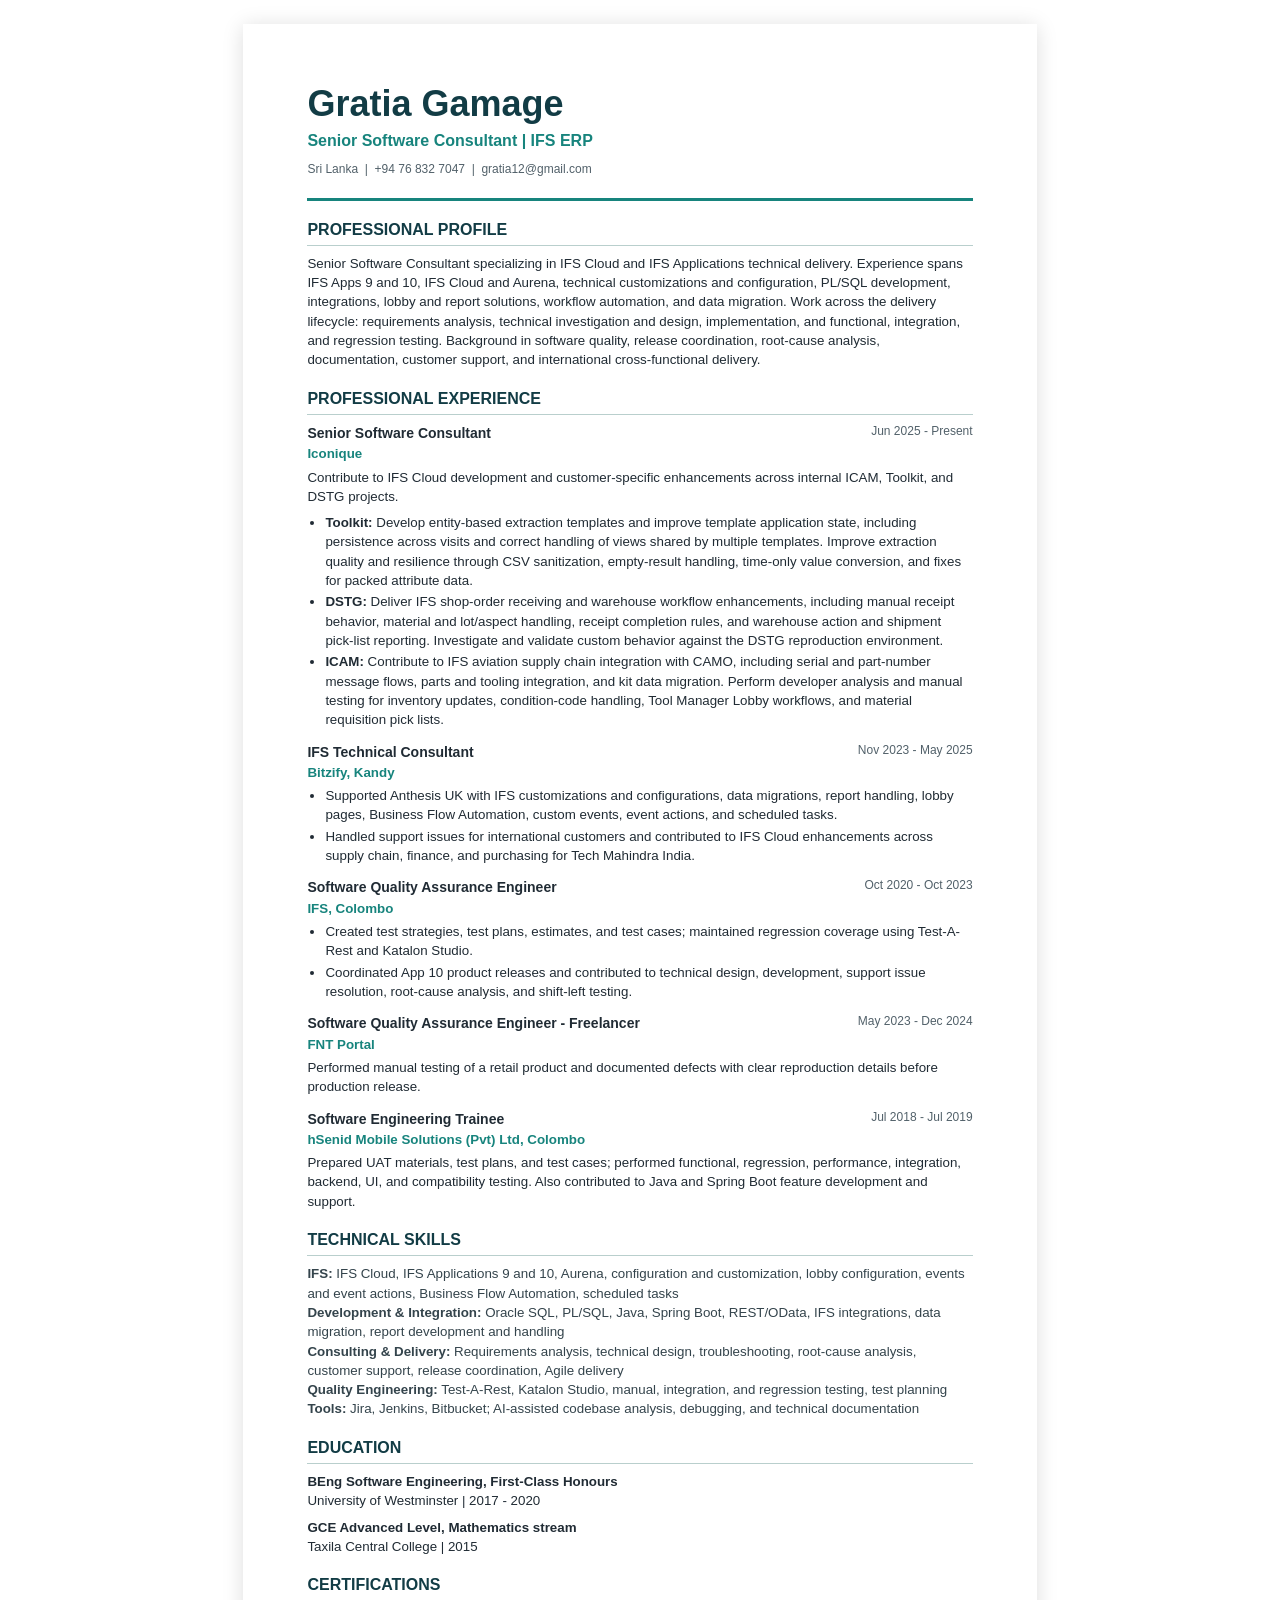
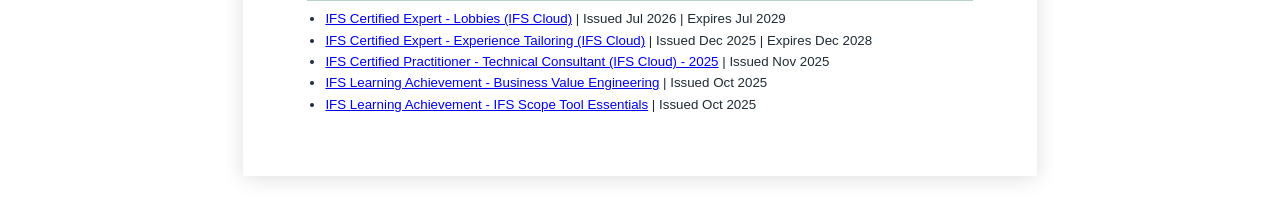
<file: cv/gratia-gamage-cv.html>
<!doctype html>
<html lang="en">
<head>
    <meta charset="utf-8">
    <meta name="viewport" content="width=device-width, initial-scale=1">
    <title>Gratia Gamage | CV</title>
    <style>
        @page { size: A4; margin: 15mm 17mm; }
        * { box-sizing: border-box; }
        body { margin: 0; color: #202b34; font: 10pt/1.45 "Segoe UI", Arial, sans-serif; }
        header { border-bottom: 3px solid #17847d; padding-bottom: 12px; margin-bottom: 16px; }
        h1 { margin: 0; color: #123c45; font-size: 27pt; line-height: 1.1; }
        .headline { margin: 5px 0 9px; color: #17847d; font-size: 12pt; font-weight: 700; }
        .contact { color: #52616a; font-size: 9pt; }
        h2 { margin: 17px 0 8px; padding-bottom: 4px; border-bottom: 1px solid #b9cfcd; color: #123c45; font-size: 12pt; text-transform: uppercase; }
        p { margin: 4px 0 7px; }
        .role { margin: 0 0 12px; break-inside: avoid; }
        .role h3 { display: flex; justify-content: space-between; gap: 12px; margin: 0; color: #202b34; font-size: 10.5pt; }
        .role .company { margin: 1px 0 4px; color: #17847d; font-weight: 700; }
        .date { color: #52616a; font-size: 9pt; font-weight: 400; white-space: nowrap; }
        ul { margin: 4px 0 0; padding-left: 18px; }
        li { margin: 2px 0; }
        .skills { color: #34444c; }
        .education { break-inside: avoid; }
        .education strong { color: #202b34; }
        @media screen {
            body { max-width: 210mm; margin: 24px auto; padding: 16mm 17mm; box-shadow: 0 2px 20px #0002; }
        }
    </style>
</head>
<body>
    <header>
        <h1>Gratia Gamage</h1>
        <p class="headline">Senior Software Consultant | IFS ERP</p>
        <p class="contact">Sri Lanka &nbsp;|&nbsp; +94 76 832 7047 &nbsp;|&nbsp; gratia12@gmail.com</p>
    </header>

    <section>
        <h2>Professional Profile</h2>
        <p>Senior Software Consultant specializing in IFS Cloud and IFS Applications technical delivery. Experience spans IFS Apps 9 and 10, IFS Cloud and Aurena, technical customizations and configuration, PL/SQL development, integrations, lobby and report solutions, workflow automation, and data migration. Work across the delivery lifecycle: requirements analysis, technical investigation and design, implementation, and functional, integration, and regression testing. Background in software quality, release coordination, root-cause analysis, documentation, customer support, and international cross-functional delivery.</p>
    </section>

    <section>
        <h2>Professional Experience</h2>
        <article class="role">
            <h3><span>Senior Software Consultant</span><span class="date">Jun 2025 - Present</span></h3>
            <p class="company">Iconique</p>
            <p>Contribute to IFS Cloud development and customer-specific enhancements across internal ICAM, Toolkit, and DSTG projects.</p>
            <ul>
                <li><strong>Toolkit:</strong> Develop entity-based extraction templates and improve template application state, including persistence across visits and correct handling of views shared by multiple templates. Improve extraction quality and resilience through CSV sanitization, empty-result handling, time-only value conversion, and fixes for packed attribute data.</li>
                <li><strong>DSTG:</strong> Deliver IFS shop-order receiving and warehouse workflow enhancements, including manual receipt behavior, material and lot/aspect handling, receipt completion rules, and warehouse action and shipment pick-list reporting. Investigate and validate custom behavior against the DSTG reproduction environment.</li>
                <li><strong>ICAM:</strong> Contribute to IFS aviation supply chain integration with CAMO, including serial and part-number message flows, parts and tooling integration, and kit data migration. Perform developer analysis and manual testing for inventory updates, condition-code handling, Tool Manager Lobby workflows, and material requisition pick lists.</li>
            </ul>
        </article>
        <article class="role">
            <h3><span>IFS Technical Consultant</span><span class="date">Nov 2023 - May 2025</span></h3>
            <p class="company">Bitzify, Kandy</p>
            <ul>
                <li>Supported Anthesis UK with IFS customizations and configurations, data migrations, report handling, lobby pages, Business Flow Automation, custom events, event actions, and scheduled tasks.</li>
                <li>Handled support issues for international customers and contributed to IFS Cloud enhancements across supply chain, finance, and purchasing for Tech Mahindra India.</li>
            </ul>
        </article>
        <article class="role">
            <h3><span>Software Quality Assurance Engineer</span><span class="date">Oct 2020 - Oct 2023</span></h3>
            <p class="company">IFS, Colombo</p>
            <ul>
                <li>Created test strategies, test plans, estimates, and test cases; maintained regression coverage using Test-A-Rest and Katalon Studio.</li>
                <li>Coordinated App 10 product releases and contributed to technical design, development, support issue resolution, root-cause analysis, and shift-left testing.</li>
            </ul>
        </article>
        <article class="role">
            <h3><span>Software Quality Assurance Engineer - Freelancer</span><span class="date">May 2023 - Dec 2024</span></h3>
            <p class="company">FNT Portal</p>
            <p>Performed manual testing of a retail product and documented defects with clear reproduction details before production release.</p>
        </article>
        <article class="role">
            <h3><span>Software Engineering Trainee</span><span class="date">Jul 2018 - Jul 2019</span></h3>
            <p class="company">hSenid Mobile Solutions (Pvt) Ltd, Colombo</p>
            <p>Prepared UAT materials, test plans, and test cases; performed functional, regression, performance, integration, backend, UI, and compatibility testing. Also contributed to Java and Spring Boot feature development and support.</p>
        </article>
    </section>

    <section>
        <h2>Technical Skills</h2>
        <p class="skills"><strong>IFS:</strong> IFS Cloud, IFS Applications 9 and 10, Aurena, configuration and customization, lobby configuration, events and event actions, Business Flow Automation, scheduled tasks<br>
        <strong>Development & Integration:</strong> Oracle SQL, PL/SQL, Java, Spring Boot, REST/OData, IFS integrations, data migration, report development and handling<br>
        <strong>Consulting & Delivery:</strong> Requirements analysis, technical design, troubleshooting, root-cause analysis, customer support, release coordination, Agile delivery<br>
        <strong>Quality Engineering:</strong> Test-A-Rest, Katalon Studio, manual, integration, and regression testing, test planning<br>
        <strong>Tools:</strong> Jira, Jenkins, Bitbucket; AI-assisted codebase analysis, debugging, and technical documentation</p>
    </section>

    <section class="education">
        <h2>Education</h2>
        <p><strong>BEng Software Engineering, First-Class Honours</strong><br>University of Westminster | 2017 - 2020</p>
        <p><strong>GCE Advanced Level, Mathematics stream</strong><br>Taxila Central College | 2015</p>
    </section>

    <section>
        <h2>Certifications</h2>
        <ul>
            <li><a href="https://www.credly.com/badges/1d5e24a6-75ea-482c-9c4c-12c68d4f9815/linked_in_profile">IFS Certified Expert - Lobbies (IFS Cloud)</a> | Issued Jul 2026 | Expires Jul 2029</li>
            <li><a href="https://www.credly.com/badges/4d5deeff-099c-4b8b-9af2-548bf73d7ee0/linked_in_profile">IFS Certified Expert - Experience Tailoring (IFS Cloud)</a> | Issued Dec 2025 | Expires Dec 2028</li>
            <li><a href="https://www.credly.com/badges/d6216c39-a72a-4ecd-9ff4-0a72ba2aeade/linked_in_profile">IFS Certified Practitioner - Technical Consultant (IFS Cloud) - 2025</a> | Issued Nov 2025</li>
            <li><a href="https://www.credly.com/badges/f825bbde-08e8-415a-a0cc-43e4f4715505/linked_in_profile">IFS Learning Achievement - Business Value Engineering</a> | Issued Oct 2025</li>
            <li><a href="https://www.credly.com/badges/48226763-f6cf-4c5a-a293-b2badb0661b3/linked_in_profile">IFS Learning Achievement - IFS Scope Tool Essentials</a> | Issued Oct 2025</li>
        </ul>
    </section>
</body>
</html>
</file>
